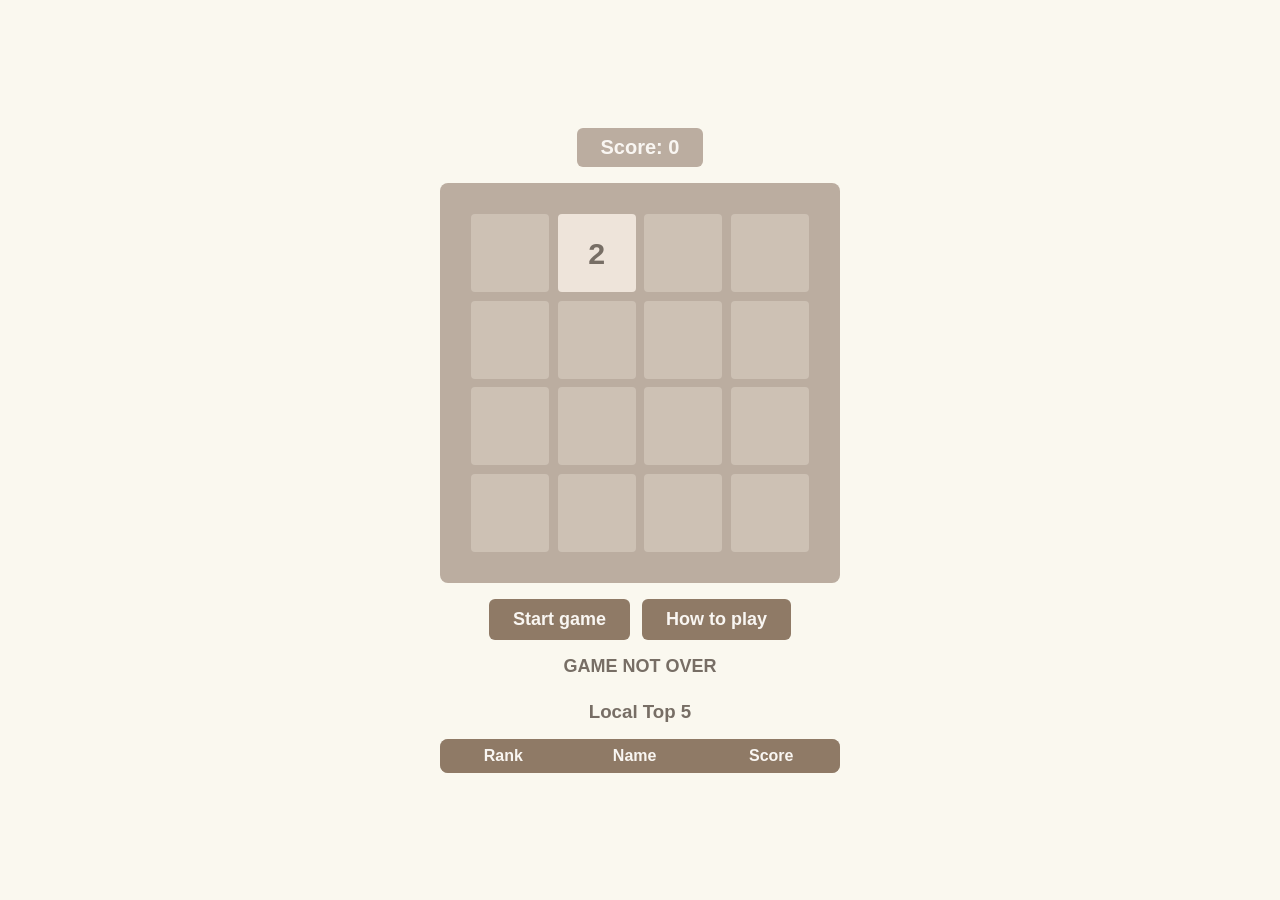
<file: index.html>
<!DOCTYPE html>
<html lang="en">
<head>
    <meta charset="UTF-8">
    <meta name="viewport" content="width=device-width, initial-scale=1.0">
    <title>2048</title>
    <link rel="stylesheet" href="src/css/styles.css">
</head>
<body>
    <p class="score-line">Score: <span class="Score">0</span></p>
    <div class="matrix">
        <div class="cell"></div>
        <div class="cell"></div>
        <div class="cell"></div>
        <div class="cell"></div>
        
        <div class="cell"></div>
        <div class="cell"></div>
        <div class="cell"></div>
        <div class="cell"></div>
        
        <div class="cell"></div>
        <div class="cell"></div>
        <div class="cell"></div>
        <div class="cell"></div>
        
        <div class="cell"></div>
        <div class="cell"></div>
        <div class="cell"></div>
        <div class="cell"></div>
    </div>
    <div class="buttons">
        <button id="LeStartButton">Start game</button>
        <a class="howto-link" href="how-to-play.html">How to play</a>
    </div>
    <p class="Status"></p>

    <h3>Local Top 5</h3>
    <table id="localTable">
        <thead>
            <tr><th>Rank</th><th>Name</th><th>Score</th></tr>
        </thead>
        <tbody></tbody>
    </table>
    <script src="src/js/logic.js"></script>
</body>
</html>
</file>
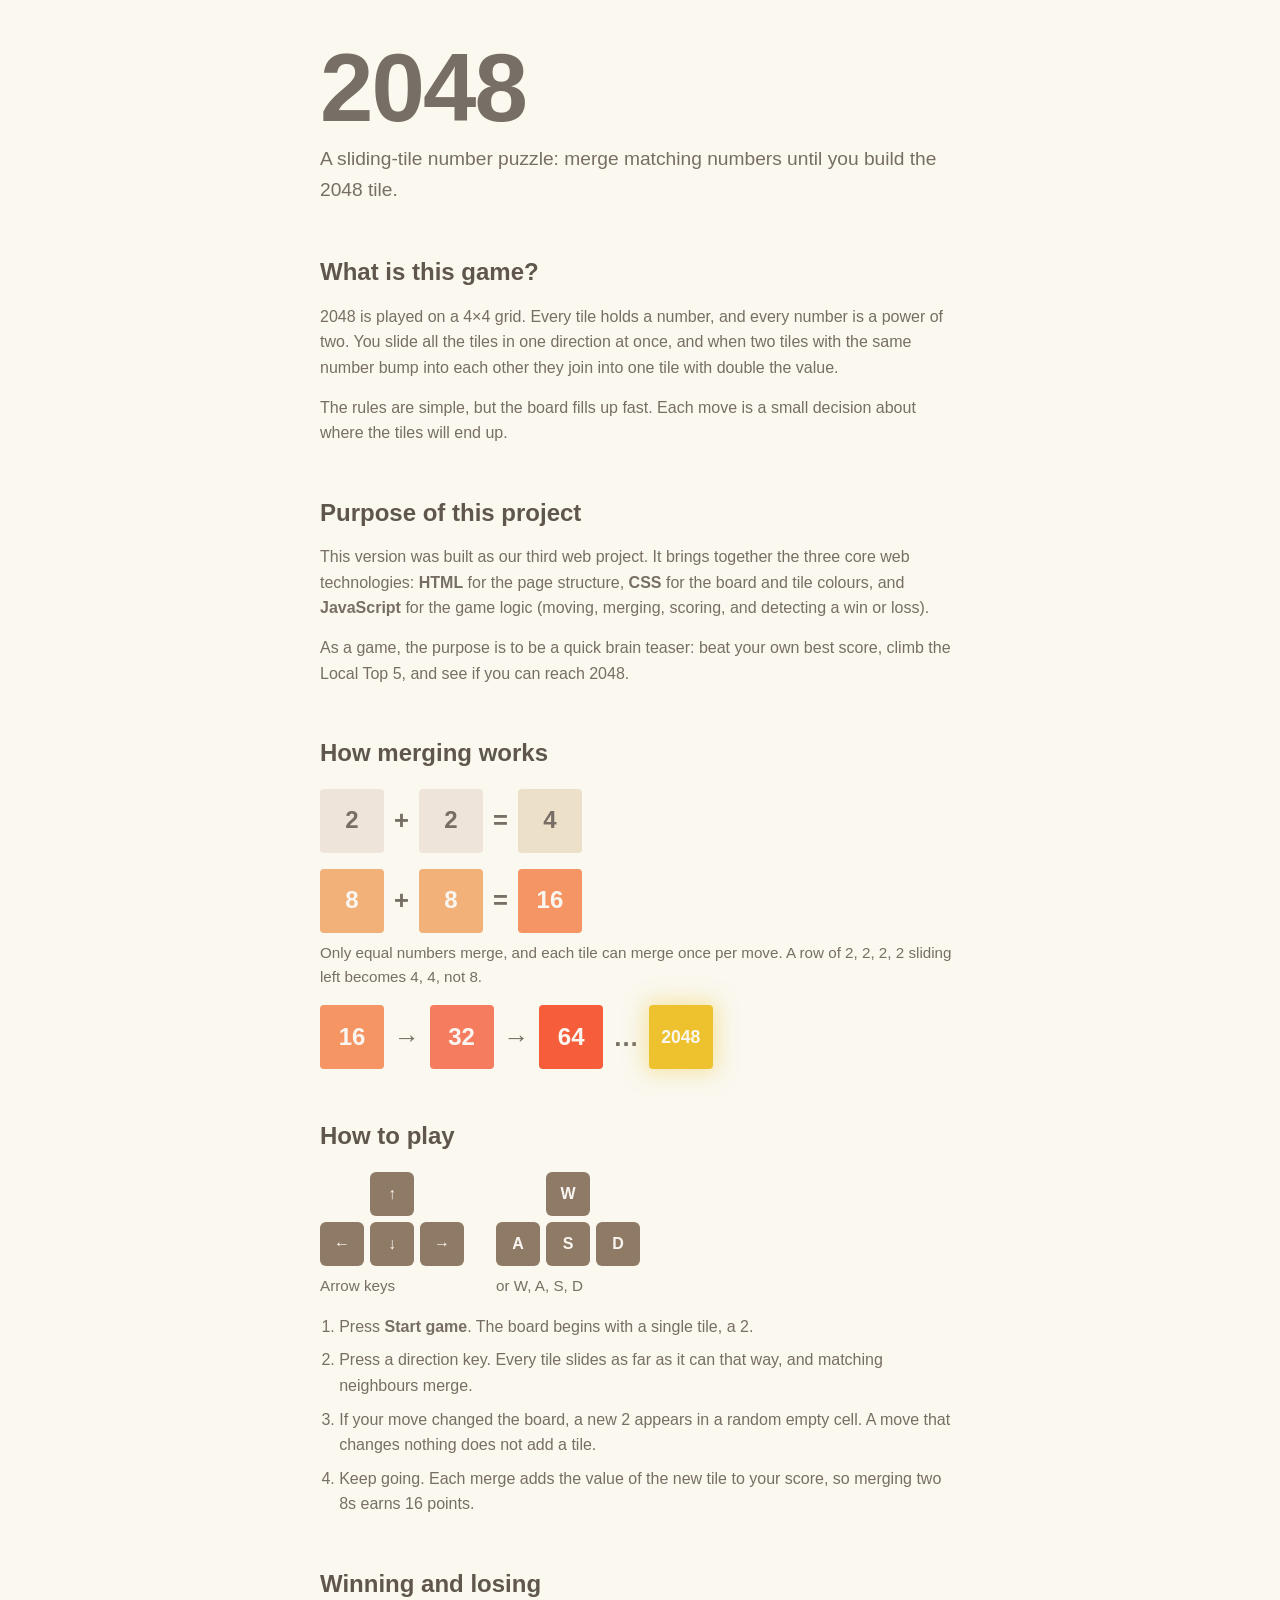
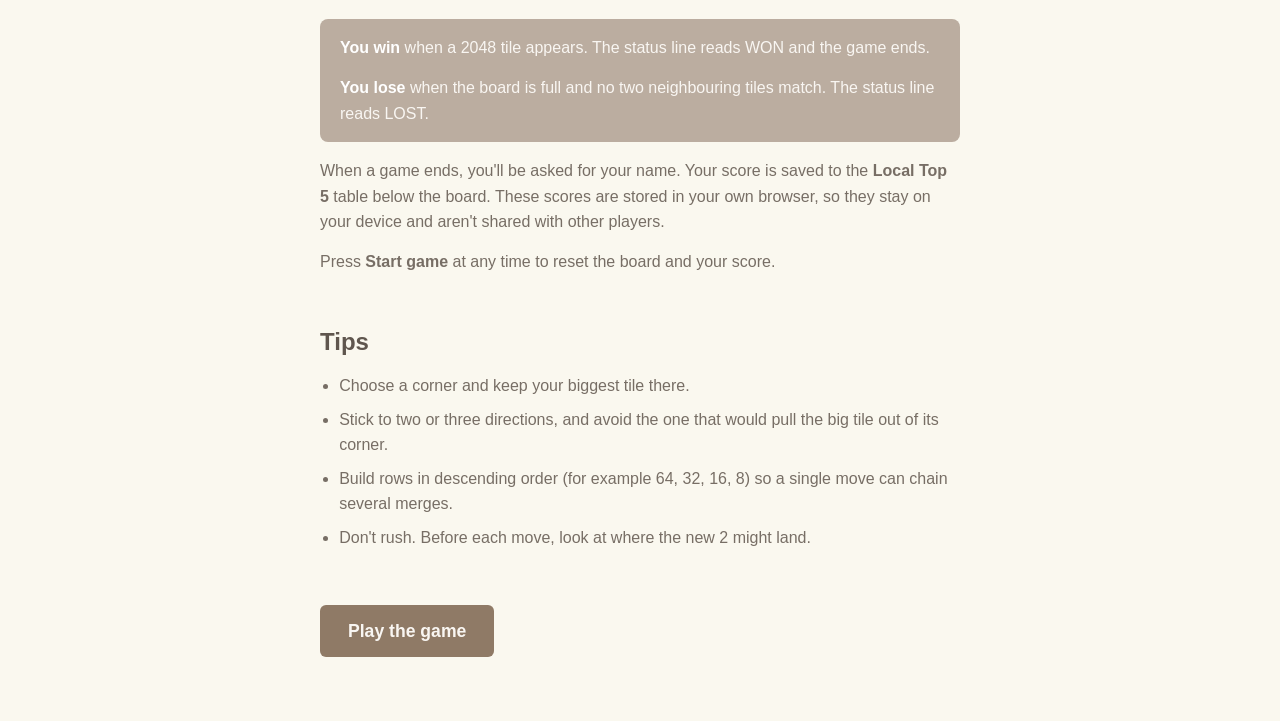
<file: how-to-play.html>
<!DOCTYPE html>
<html lang="en">
<head>
<meta charset="UTF-8">
<meta name="viewport" content="width=device-width, initial-scale=1">
<title>2048 – About &amp; How to Play</title>
<style>
  * { box-sizing: border-box; }
  body {
    margin: 0;
    background: #faf8ef;
    color: #776e65;
    font-family: "Clear Sans", "Helvetica Neue", Arial, sans-serif;
    line-height: 1.6;
  }
  main { max-width: 680px; margin: 0 auto; padding: 40px 20px 64px; }
  h1 { font-size: clamp(3.5rem, 18vw, 6rem); line-height: 1; margin: 0 0 8px; color: #776e65; letter-spacing: -0.02em; }
  .lead { font-size: 1.2rem; margin: 0 0 32px; }
  h2 { font-size: 1.5rem; margin: 48px 0 12px; color: #5f564e; }
  p { margin: 0 0 14px; }

  /* tiles, same colours as the game */
  .row { display: flex; align-items: center; gap: 10px; flex-wrap: wrap; margin: 16px 0 8px; }
  .t {
    width: 64px; height: 64px; border-radius: 4px;
    display: flex; align-items: center; justify-content: center;
    font-weight: bold; font-size: 1.5rem; background: #eee4da; color: #776e65;
  }
  .t.v4 { background: #ede0c8; }
  .t.v8 { background: #f2b179; color: #f9f6f2; }
  .t.v16 { background: #f59563; color: #f9f6f2; }
  .t.v32 { background: #f67c5f; color: #f9f6f2; }
  .t.v64 { background: #f65e3b; color: #f9f6f2; }
  .t.v2048 { background: #edc22e; color: #f9f6f2; font-size: 1.1rem; box-shadow: 0 0 20px 4px rgba(243,215,116,.6); }
  .op { font-size: 1.6rem; font-weight: bold; }
  .caption { font-size: .95rem; margin: 0 0 8px; }

  /* board on the controls section */
  .board { display: inline-grid; grid-template-columns: repeat(4, 1fr); gap: 8px; padding: 8px; background: #bbada0; border-radius: 8px; }
  .board .t { width: 52px; height: 52px; background: rgba(238,228,218,.35); }
  .board .t.v2 { background: #eee4da; }
  .board .t.v4 { background: #ede0c8; }

  .keys { display: flex; gap: 32px; flex-wrap: wrap; margin: 16px 0; }
  .pad { display: grid; grid-template-columns: repeat(3, 44px); grid-template-rows: repeat(2, 44px); gap: 6px; }
  .k {
    display: flex; align-items: center; justify-content: center;
    background: #8f7a66; color: #f9f6f2; font-weight: bold; border-radius: 6px;
  }
  .pad .up { grid-column: 2; grid-row: 1; }
  .pad .l { grid-column: 1; grid-row: 2; }
  .pad .d { grid-column: 2; grid-row: 2; }
  .pad .r { grid-column: 3; grid-row: 2; }
  .keys figcaption { font-size: .95rem; margin-top: 8px; }
  .keys figure { margin: 0; }

  ol, ul { padding-left: 1.2rem; margin: 0 0 14px; }
  li { margin-bottom: 8px; }
  .panel { background: #bbada0; color: #f9f6f2; border-radius: 8px; padding: 16px 20px; margin: 16px 0; }
  .panel strong { color: #fff; }

  .play {
    display: inline-block; margin-top: 40px; padding: 12px 28px;
    background: #8f7a66; color: #f9f6f2; font-weight: bold; font-size: 1.1rem;
    text-decoration: none; border-radius: 6px; transition: background-color .15s;
  }
  .play:hover { background: #a58d77; }
  a:focus-visible { outline: 3px solid #f67c5f; outline-offset: 3px; }
</style>
</head>
<body>
<main>
  <h1>2048</h1>
  <p class="lead">A sliding-tile number puzzle: merge matching numbers until you build the 2048 tile.</p>

  <h2>What is this game?</h2>
  <p>2048 is played on a 4×4 grid. Every tile holds a number, and every number is a power of two. You slide all the tiles in one direction at once, and when two tiles with the same number bump into each other they join into one tile with double the value.</p>
  <p>The rules are simple, but the board fills up fast. Each move is a small decision about where the tiles will end up.</p>

  <h2>Purpose of this project</h2>
  <p>This version was built as our third web project. It brings together the three core web technologies: <strong>HTML</strong> for the page structure, <strong>CSS</strong> for the board and tile colours, and <strong>JavaScript</strong> for the game logic (moving, merging, scoring, and detecting a win or loss).</p>
  <p>As a game, the purpose is to be a quick brain teaser: beat your own best score, climb the Local Top 5, and see if you can reach 2048.</p>

  <h2>How merging works</h2>
  <div class="row">
    <div class="t">2</div><span class="op">+</span><div class="t">2</div><span class="op">=</span><div class="t v4">4</div>
  </div>
  <div class="row">
    <div class="t v8">8</div><span class="op">+</span><div class="t v8">8</div><span class="op">=</span><div class="t v16">16</div>
  </div>
  <p class="caption">Only equal numbers merge, and each tile can merge once per move. A row of 2, 2, 2, 2 sliding left becomes 4, 4, not 8.</p>
  <div class="row">
    <div class="t v16">16</div><span class="op">→</span><div class="t v32">32</div><span class="op">→</span><div class="t v64">64</div><span class="op">…</span><div class="t v2048">2048</div>
  </div>

  <h2>How to play</h2>
  <figure class="keys">
    <figure>
      <div class="pad" role="img" aria-label="Arrow keys">
        <div class="k up">↑</div><div class="k l">←</div><div class="k d">↓</div><div class="k r">→</div>
      </div>
      <figcaption>Arrow keys</figcaption>
    </figure>
    <figure>
      <div class="pad" role="img" aria-label="W A S D keys">
        <div class="k up">W</div><div class="k l">A</div><div class="k d">S</div><div class="k r">D</div>
      </div>
      <figcaption>or W, A, S, D</figcaption>
    </figure>
  </figure>
  <ol>
    <li>Press <strong>Start game</strong>. The board begins with a single tile, a 2.</li>
    <li>Press a direction key. Every tile slides as far as it can that way, and matching neighbours merge.</li>
    <li>If your move changed the board, a new 2 appears in a random empty cell. A move that changes nothing does not add a tile.</li>
    <li>Keep going. Each merge adds the value of the new tile to your score, so merging two 8s earns 16 points.</li>
  </ol>

  <h2>Winning and losing</h2>
  <div class="panel">
    <p><strong>You win</strong> when a 2048 tile appears. The status line reads WON and the game ends.</p>
    <p style="margin:0"><strong>You lose</strong> when the board is full and no two neighbouring tiles match. The status line reads LOST.</p>
  </div>
  <p>When a game ends, you'll be asked for your name. Your score is saved to the <strong>Local Top 5</strong> table below the board. These scores are stored in your own browser, so they stay on your device and aren't shared with other players.</p>
  <p>Press <strong>Start game</strong> at any time to reset the board and your score.</p>

  <h2>Tips</h2>
  <ul>
    <li>Choose a corner and keep your biggest tile there.</li>
    <li>Stick to two or three directions, and avoid the one that would pull the big tile out of its corner.</li>
    <li>Build rows in descending order (for example 64, 32, 16, 8) so a single move can chain several merges.</li>
    <li>Don't rush. Before each move, look at where the new 2 might land.</li>
  </ul>

  <a class="play" href="index.html">Play the game</a>
</main>
</body>
</html>
</file>
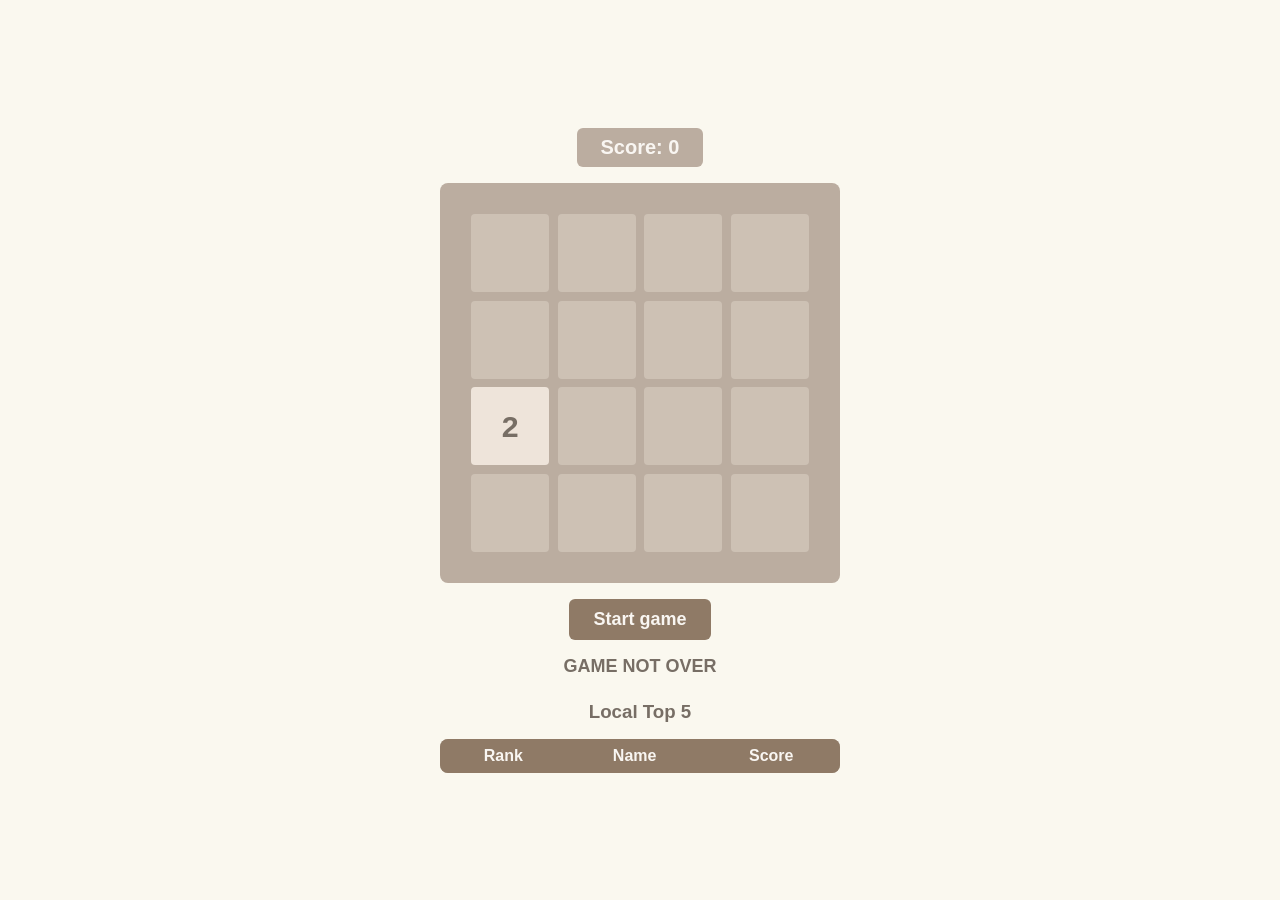
<file: page.html>
<!DOCTYPE html>
<html lang="en">
<head>
    <meta charset="UTF-8">
    <meta name="viewport" content="width=device-width, initial-scale=1.0">
    <title>Document</title>
    <link rel="stylesheet" href="src/css/styles.css">
</head>
<body>
    <p class="score-line">Score: <span class="Score">0</span></p>
    <div class="matrix">
        <div class="cell"></div>
        <div class="cell"></div>
        <div class="cell"></div>
        <div class="cell"></div>
        
        <div class="cell"></div>
        <div class="cell"></div>
        <div class="cell"></div>
        <div class="cell"></div>
        
        <div class="cell"></div>
        <div class="cell"></div>
        <div class="cell"></div>
        <div class="cell"></div>
        
        <div class="cell"></div>
        <div class="cell"></div>
        <div class="cell"></div>
        <div class="cell"></div>
    </div>
    <button id="LeStartButton">Start game</button>
    <p class="Status"></p>

    <h3>Local Top 5</h3>
    <table id="localTable">
        <thead>
            <tr><th>Rank</th><th>Name</th><th>Score</th></tr>
        </thead>
        <tbody></tbody>
    </table>
</body>
</html>
<script src="src/js/logic.js"></script>
</file>
<file: src/css/styles.css>
/* ---------- Page ---------- */
* {
  box-sizing: border-box;
}

body {
  margin: 0;
  min-height: 100vh;
  display: flex;
  flex-direction: column;
  align-items: center;
  justify-content: center;
  gap: 16px;
  padding: 16px;
  background-color: #faf8ef;
  color: #776e65;
  font-family: "Clear Sans", "Helvetica Neue", Arial, sans-serif;
}

/* ---------- Board ---------- */
.matrix {
  display: grid;
  grid-template-columns: repeat(4, 1fr);
  grid-template-rows: repeat(4, 1fr);
  gap: 2.5%;
  width: min(400px, 92vw);
  aspect-ratio: 1 / 1;
  padding: 2.5%;
  background-color: #bbada0;
  border-radius: 8px;
  container-type: inline-size; /* lets the tile text scale with the board (cqw) */
  user-select: none;
}

/* ---------- Tiles / cells ---------- */
.cell {
  display: flex;
  align-items: center;
  justify-content: center;
  background-color: rgba(238, 228, 218, 0.35); /* empty cell */
  border-radius: 4px;
  font-size: 9cqw;
  font-weight: bold;
  line-height: 1;
  color: #776e65;
  transition: background-color 0.1s ease-in-out;
}

/* Colors per value. Needs the data-value attribute (see JS snippet) */
.cell[data-value="2"]    { background-color: #eee4da; }
.cell[data-value="4"]    { background-color: #ede0c8; }
.cell[data-value="8"]    { background-color: #f2b179; color: #f9f6f2; }
.cell[data-value="16"]   { background-color: #f59563; color: #f9f6f2; }
.cell[data-value="32"]   { background-color: #f67c5f; color: #f9f6f2; }
.cell[data-value="64"]   { background-color: #f65e3b; color: #f9f6f2; }
.cell[data-value="128"]  { background-color: #edcf72; color: #f9f6f2; font-size: 7.5cqw; }
.cell[data-value="256"]  { background-color: #edcc61; color: #f9f6f2; font-size: 7.5cqw; }
.cell[data-value="512"]  { background-color: #edc850; color: #f9f6f2; font-size: 7.5cqw; }
.cell[data-value="1024"] { background-color: #edc53f; color: #f9f6f2; font-size: 6cqw; }
.cell[data-value="2048"] {
  background-color: #edc22e;
  color: #f9f6f2;
  font-size: 6cqw;
  box-shadow: 0 0 20px 4px rgba(243, 215, 116, 0.6);
}
/* anything bigger than 2048 */
.cell[data-value="4096"],
.cell[data-value="8192"] {
  background-color: #3c3a32;
  color: #f9f6f2;
  font-size: 6cqw;
}

/* ---------- Buttons ---------- */
.buttons {
  display: flex;
  gap: 12px;
  flex-wrap: wrap;
  justify-content: center;
}

#LeStartButton,
.howto-link {
  display: inline-block;
  text-decoration: none;
  padding: 10px 24px;
  font-family: inherit;
  font-size: 18px;
  font-weight: bold;
  color: #f9f6f2;
  background-color: #8f7a66;
  border: none;
  border-radius: 6px;
  cursor: pointer;
  transition: background-color 0.15s ease-in-out, transform 0.05s;
}

#LeStartButton:hover,
.howto-link:hover {
  background-color: #a58d77;
}

#LeStartButton:active,
.howto-link:active {
  transform: scale(0.97);
}

.howto-link {
  display: inline-block;
  text-decoration: none;
  padding: 10px 24px;
  font-family: inherit;
  font-size: 18px;
  font-weight: bold;
  color: #f9f6f2;
  background-color: #8f7a66;
  border-radius: 6px;
  cursor: pointer;
  transition: background-color 0.15s ease-in-out, transform 0.05s;
}

.howto-link:hover { background-color: #a58d77; }
.howto-link:active { transform: scale(0.97); }

/* ---------- Status text ---------- */
.Status {
  margin: 0;
  font-size: 18px;
  font-weight: bold;
  text-align: center;
}

/* ---------- Score ---------- */
.score-line {
  margin: 0;
  padding: 8px 24px;
  font-size: 20px;
  font-weight: bold;
  color: #f9f6f2;
  background-color: #bbada0;
  border-radius: 6px;
}

/* ---------- Local Top 5 table ---------- */
h3 {
  margin: 8px 0 0;
}

#localTable {
  width: min(400px, 92vw);
  border-collapse: collapse;
  background-color: #bbada0;
  color: #f9f6f2;
  border-radius: 8px;
  overflow: hidden;
}

#localTable th,
#localTable td {
  padding: 8px 12px;
  text-align: center;
}

#localTable th {
  background-color: #8f7a66;
}

#localTable tbody tr:nth-child(even) {
  background-color: rgba(238, 228, 218, 0.2);
}
</file>
